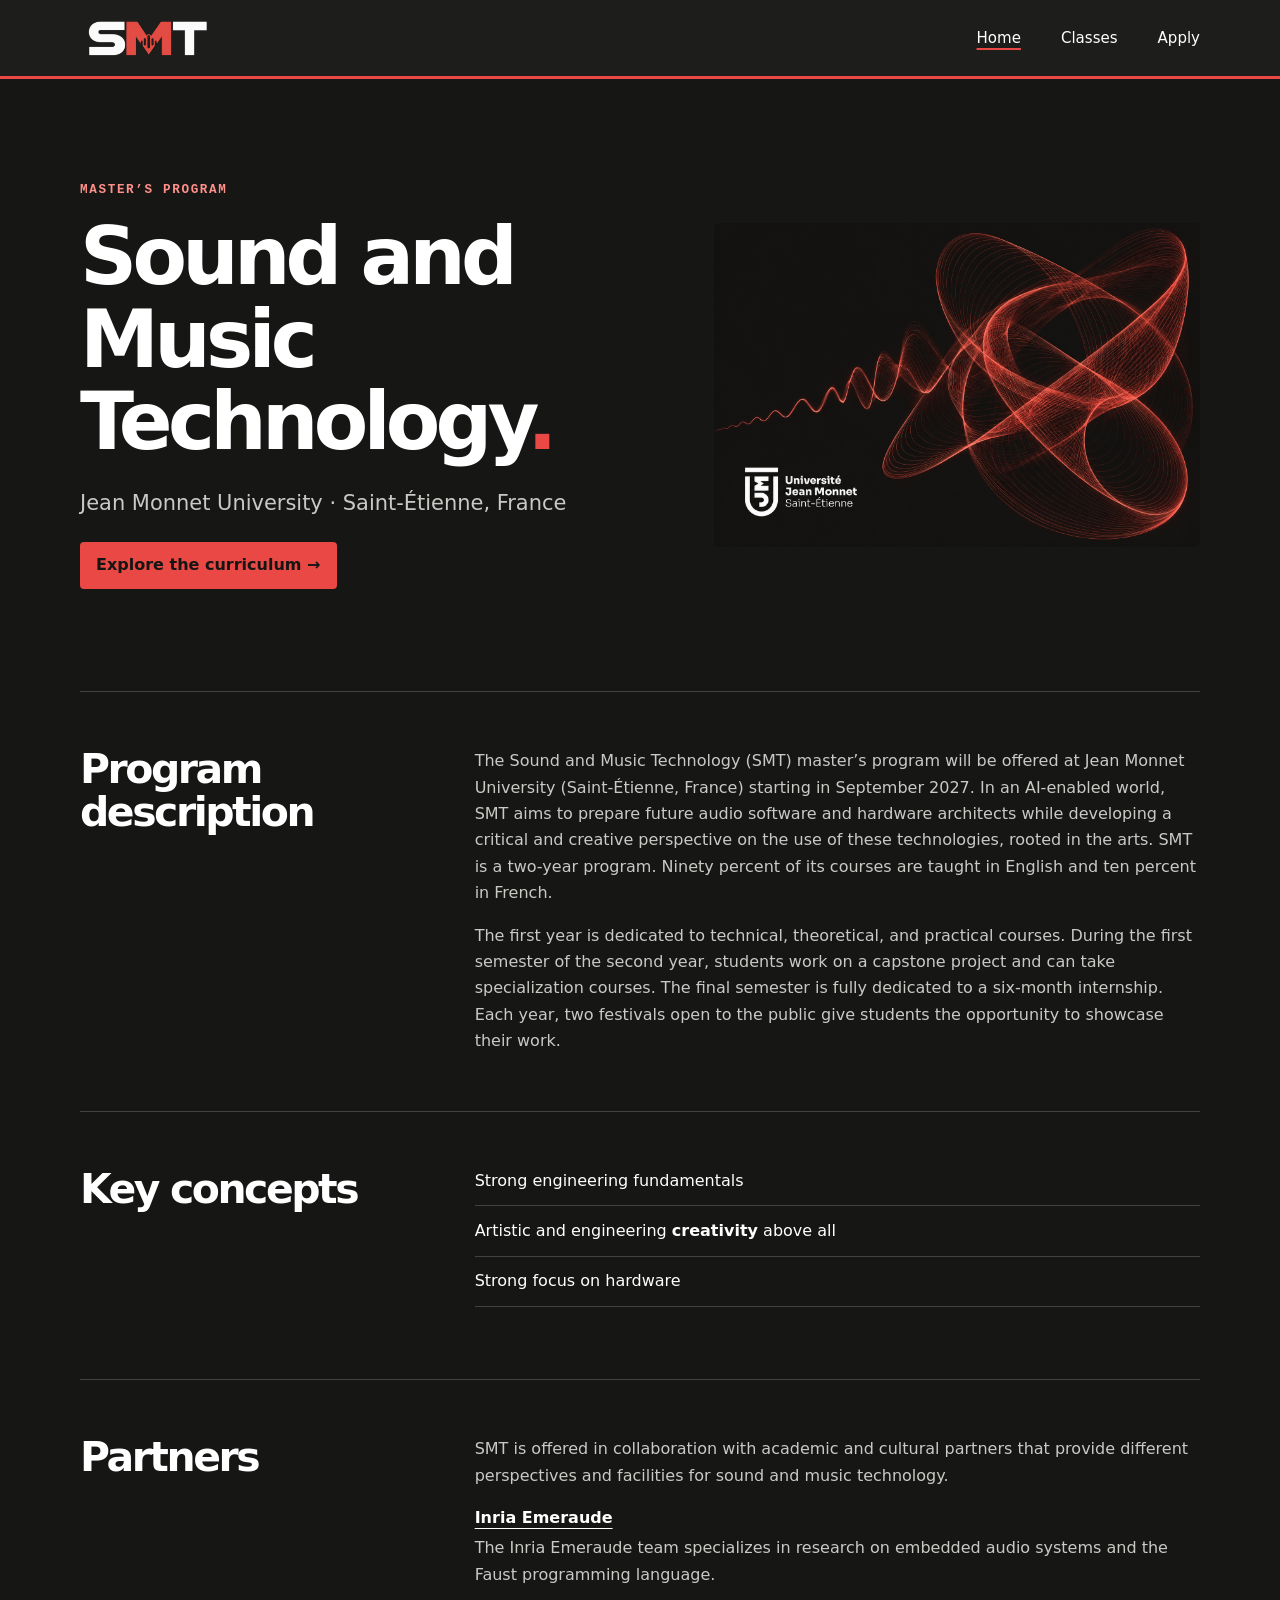
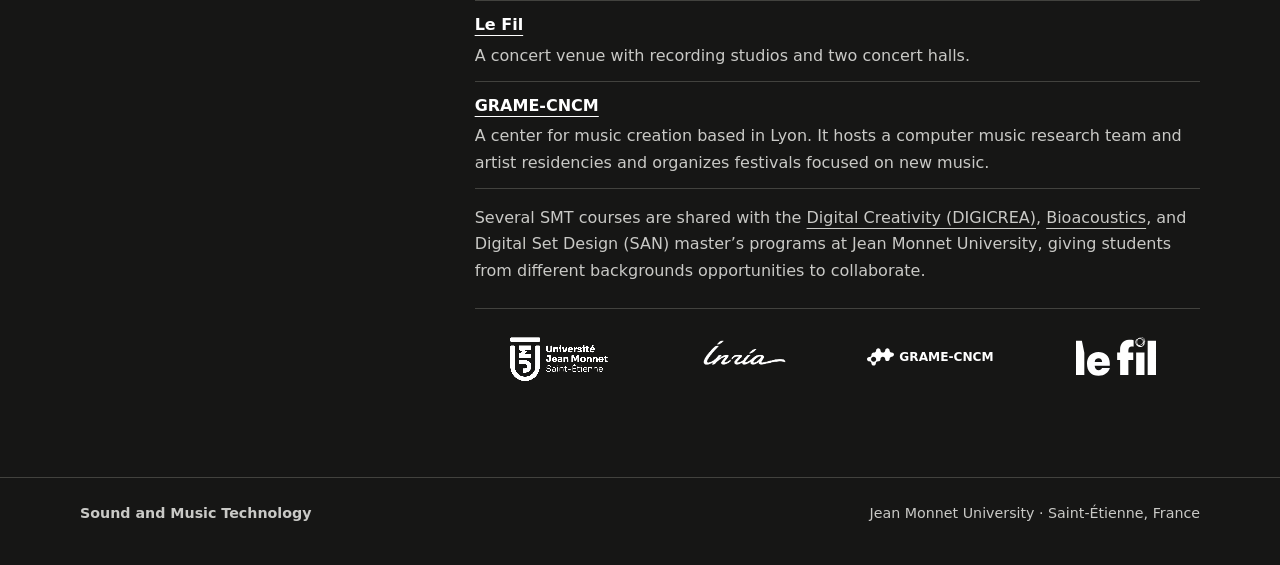
<file: docs/index.html>
<!doctype html>
<html lang="en">
<head>
<meta charset="utf-8">
<meta name="viewport" content="width=device-width, initial-scale=1">
<meta name="description" content="Explore the Sound and Music Technology master’s program at Jean Monnet University in Saint-Étienne.">
<title>Home | Sound and Music Technology</title>
<link rel="stylesheet" href="style.css">
</head>
<body>
<a class="skip" href="#main">Skip to content</a>
<header><div class="shell mast"><a class="logo" href="index.html" aria-label="Sound and Music Technology home"><img src="smt-logo.png" alt="" width="2172" height="724"></a><nav aria-label="Main navigation"><a href="index.html" aria-current="page">Home</a><a href="classes.html">Classes</a><a href="application.html">Apply</a></nav></div></header>
<main id="main" class="shell">
<section class="hero">
<div><p class="eyebrow">MASTER’S PROGRAM</p>
<h1>Sound and<br>Music Technology<span>.</span></h1>
<p class="intro">Jean Monnet University · Saint-Étienne, France</p>
<a class="button" href="classes.html">Explore the curriculum →</a>
</div>
<img class="hero-art" src="ujm-oscilloscope.png" width="1536" height="1024" alt="Red oscilloscope trace looping above the Université Jean Monnet Saint-Étienne logo">
</section>
<section class="split"><h2>Program description</h2><div>
<p>The Sound and Music Technology (SMT) master’s program will be offered at Jean Monnet University (Saint-Étienne, France) starting in September 2027. In an AI-enabled world, SMT aims to prepare future audio software and hardware architects while developing a critical and creative perspective on the use of these technologies, rooted in the arts. SMT is a two-year program. Ninety percent of its courses are taught in English and ten percent in French.</p>
<p>The first year is dedicated to technical, theoretical, and practical courses. During the first semester of the second year, students work on a capstone project and can take specialization courses. The final semester is fully dedicated to a six-month internship. Each year, two festivals open to the public give students the opportunity to showcase their work.</p>
</div></section>
<section class="split"><h2>Key concepts</h2><div>
<ul class="courses"><li>Strong engineering fundamentals</li><li>Artistic and engineering <strong>creativity</strong> above all</li><li>Strong focus on hardware</li></ul>
</div></section>
<section class="split"><h2>Partners</h2><div>
<p>SMT is offered in collaboration with academic and cultural partners that provide different perspectives and facilities for sound and music technology.</p>
<ul class="partners">
<li><strong><a href="https://team.inria.fr/emeraude/">Inria Emeraude</a></strong><p>The Inria Emeraude team specializes in research on embedded audio systems and the Faust programming language.</p></li>
<li><strong><a href="https://www.le-fil.com/">Le Fil</a></strong><p>A concert venue with recording studios and two concert halls.</p></li>
<li><strong><a href="https://www.grame.fr/">GRAME-CNCM</a></strong><p>A center for music creation based in Lyon. It hosts a computer music research team and artist residencies and organizes festivals focused on new music.</p></li>
</ul>
<p>Several SMT courses are shared with the <a href="https://master-digicrea.univ-st-etienne.fr/en/index.html">Digital Creativity (DIGICREA)</a>, <a href="https://www.univ-st-etienne.fr/fr/formation/master-XB/master-XB/master-sciences-du-vivant-parcours-bioacoustics-KV0XEOBR.html">Bioacoustics</a>, and Digital Set Design (SAN) master’s programs at Jean Monnet University, giving students from different backgrounds opportunities to collaborate.</p>
<ul class="partner-logos" aria-label="Partner logos">
<li><a href="https://www.univ-st-etienne.fr/fr/index.html"><img class="ujm-logo" src="partners/ujm.png" alt="Université Jean Monnet Saint-Étienne"></a></li>
<li><a href="https://team.inria.fr/emeraude/"><img src="partners/inria.png" alt="Inria"></a></li>
<li><a class="grame-logo" href="https://www.grame.fr/"><img src="partners/grame.svg" alt=""><span>GRAME<span class="grame-cncm">-CNCM</span></span></a></li>
<li><a href="https://www.le-fil.com/"><img src="partners/le-fil.svg" alt="Le Fil"></a></li>
</ul>
</div></section>
</main>
<footer><div class="shell"><strong>Sound and Music Technology</strong><span>Jean Monnet University · Saint-Étienne, France</span></div></footer>
</body>
</html>
</file>
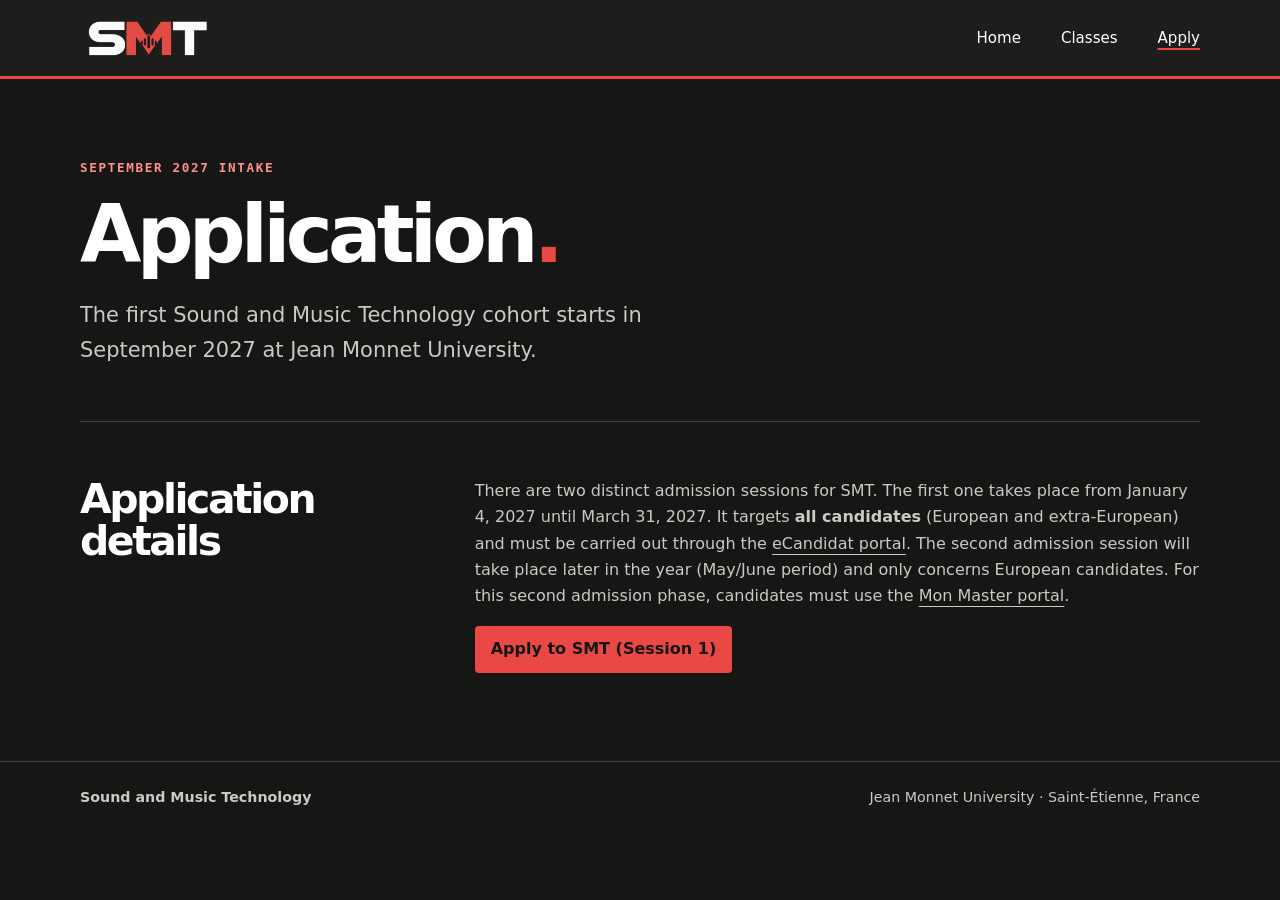
<file: docs/application.html>
<!doctype html>
<html lang="en">
<head>
<meta charset="utf-8">
<meta name="viewport" content="width=device-width, initial-scale=1">
<meta name="description" content="Explore the Sound and Music Technology master’s program at Jean Monnet University in Saint-Étienne.">
<title>Application | Sound and Music Technology</title>
<link rel="stylesheet" href="style.css">
</head>
<body>
<a class="skip" href="#main">Skip to content</a>
<header><div class="shell mast"><a class="logo" href="index.html" aria-label="Sound and Music Technology home"><img src="smt-logo.png" alt="" width="2172" height="724"></a><nav aria-label="Main navigation"><a href="index.html">Home</a><a href="classes.html">Classes</a><a href="application.html" aria-current="page">Apply</a></nav></div></header>
<main id="main" class="shell">
<section class="heading"><p class="eyebrow">SEPTEMBER 2027 INTAKE</p><h1>Application<span>.</span></h1><p class="intro">The first Sound and Music Technology cohort starts in September 2027 at Jean Monnet University.</p></section>
<section class="split"><h2>Application details</h2><div>
<p>There are two distinct admission sessions for SMT. The first one takes place from January 4, 2027 until March 31, 2027. It targets <b>all candidates</b> (European and extra-European) and must be carried out through the <a href="TODO">eCandidat portal</a>. The second admission session will take place later in the year (May/June period) and only concerns European candidates. For this second admission phase, candidates must use the <a href="TODO">Mon Master portal</a>.</p>
<p><a class="button" href="TODO">Apply to SMT (Session 1)</a></p>
</div></section>
</main>
<footer><div class="shell"><strong>Sound and Music Technology</strong><span>Jean Monnet University · Saint-Étienne, France</span></div></footer>
</body>
</html>
</file>
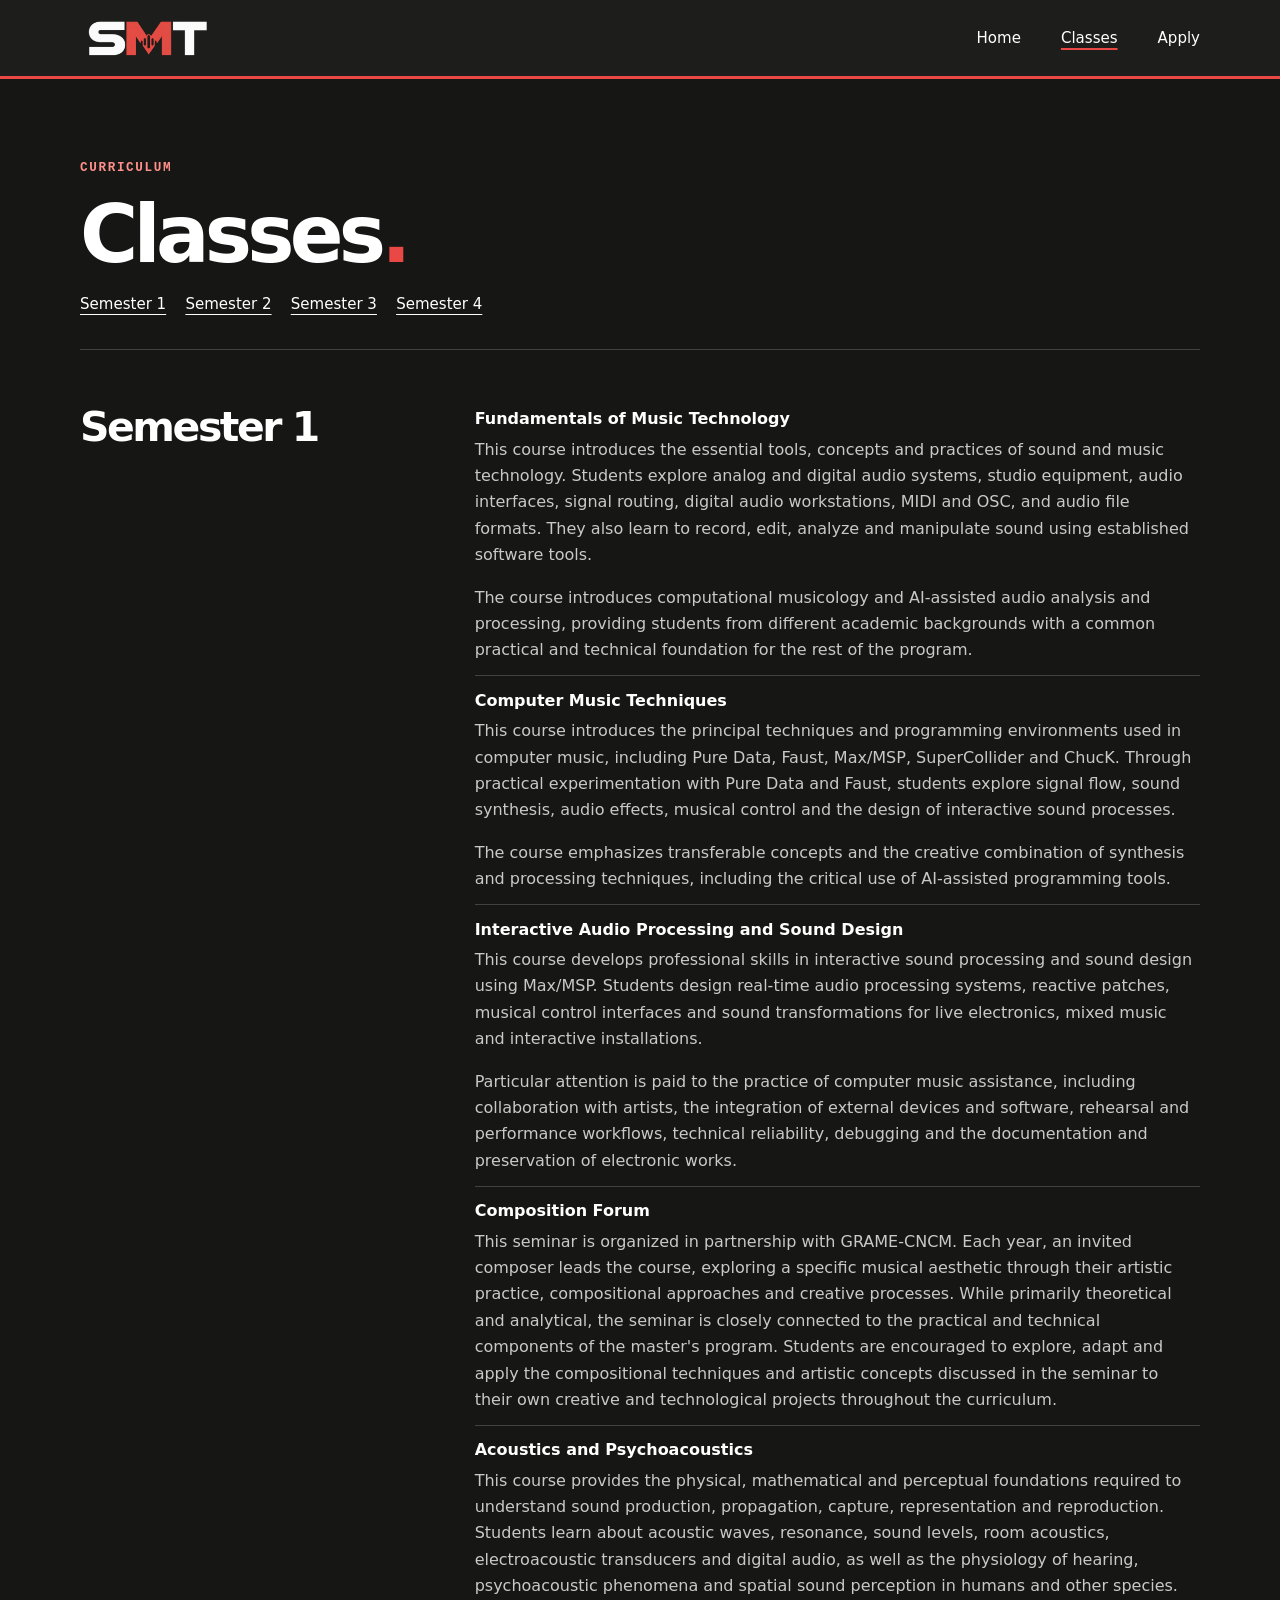
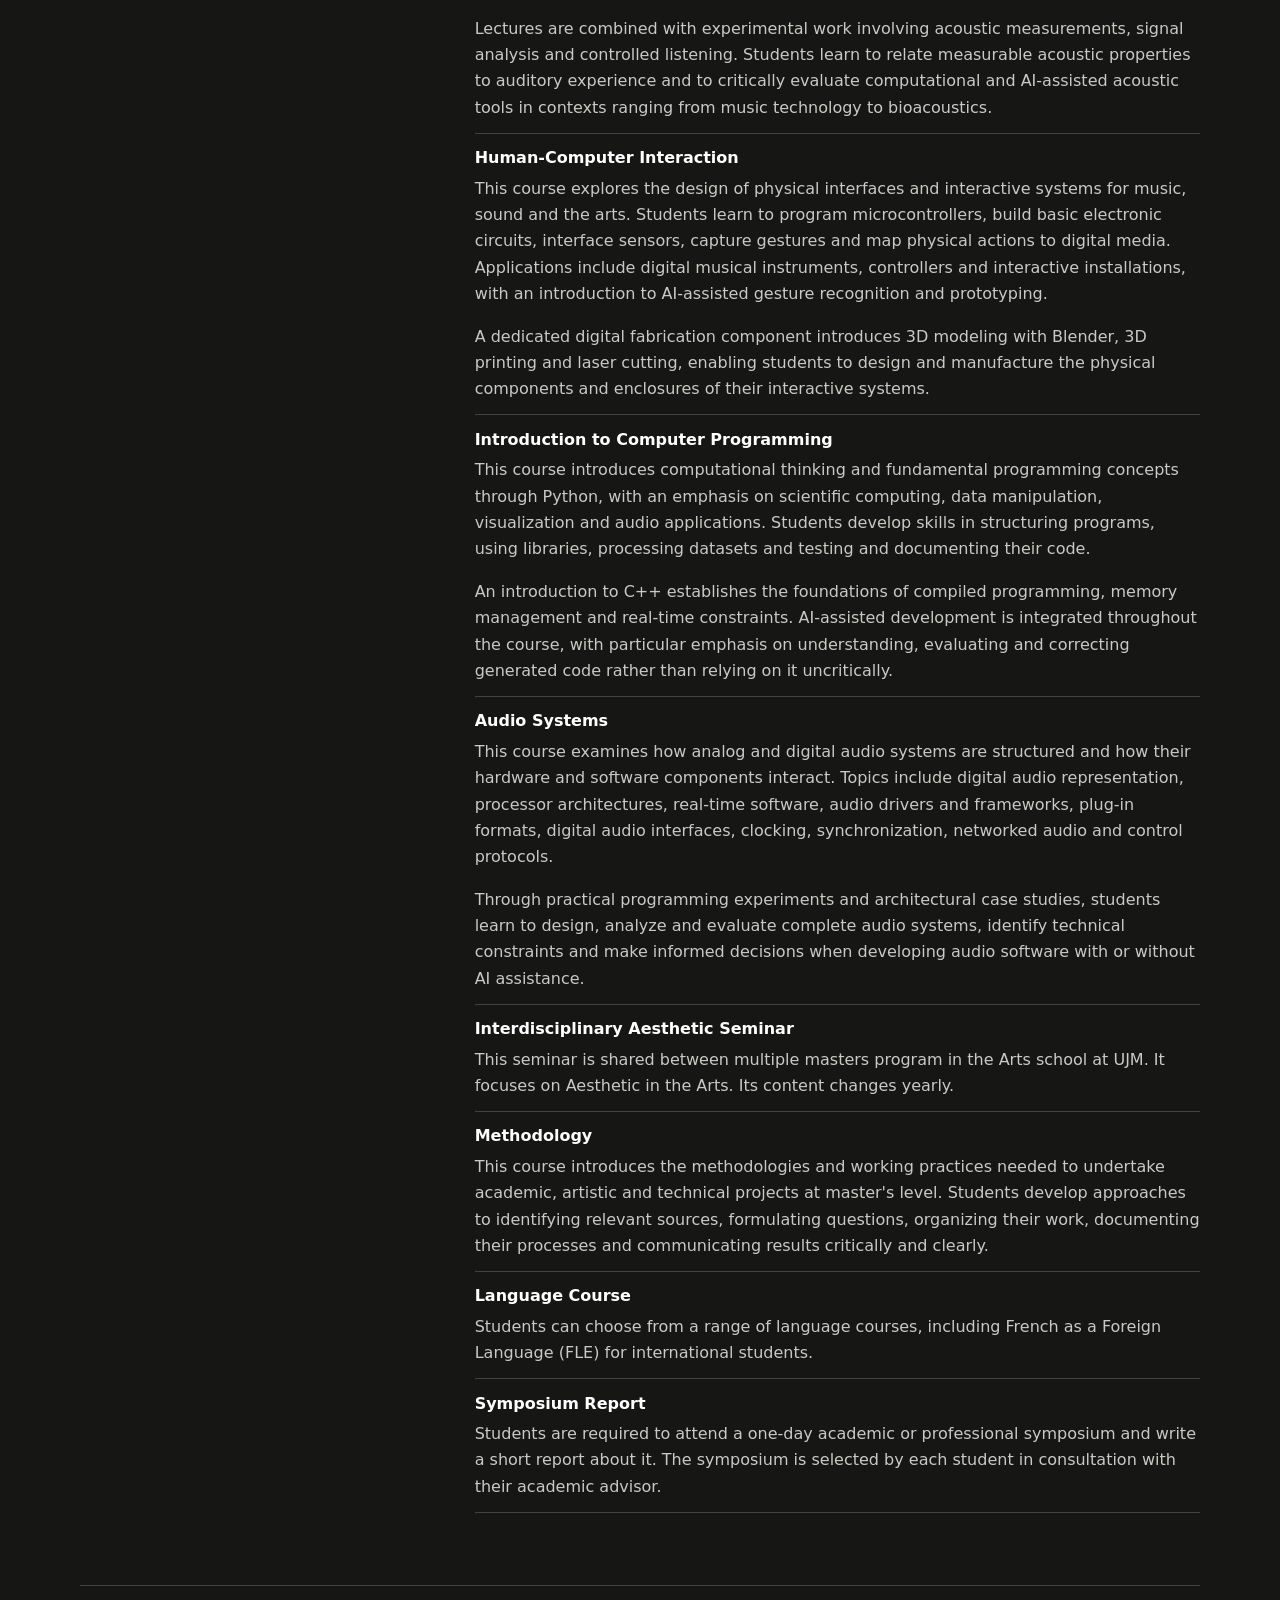
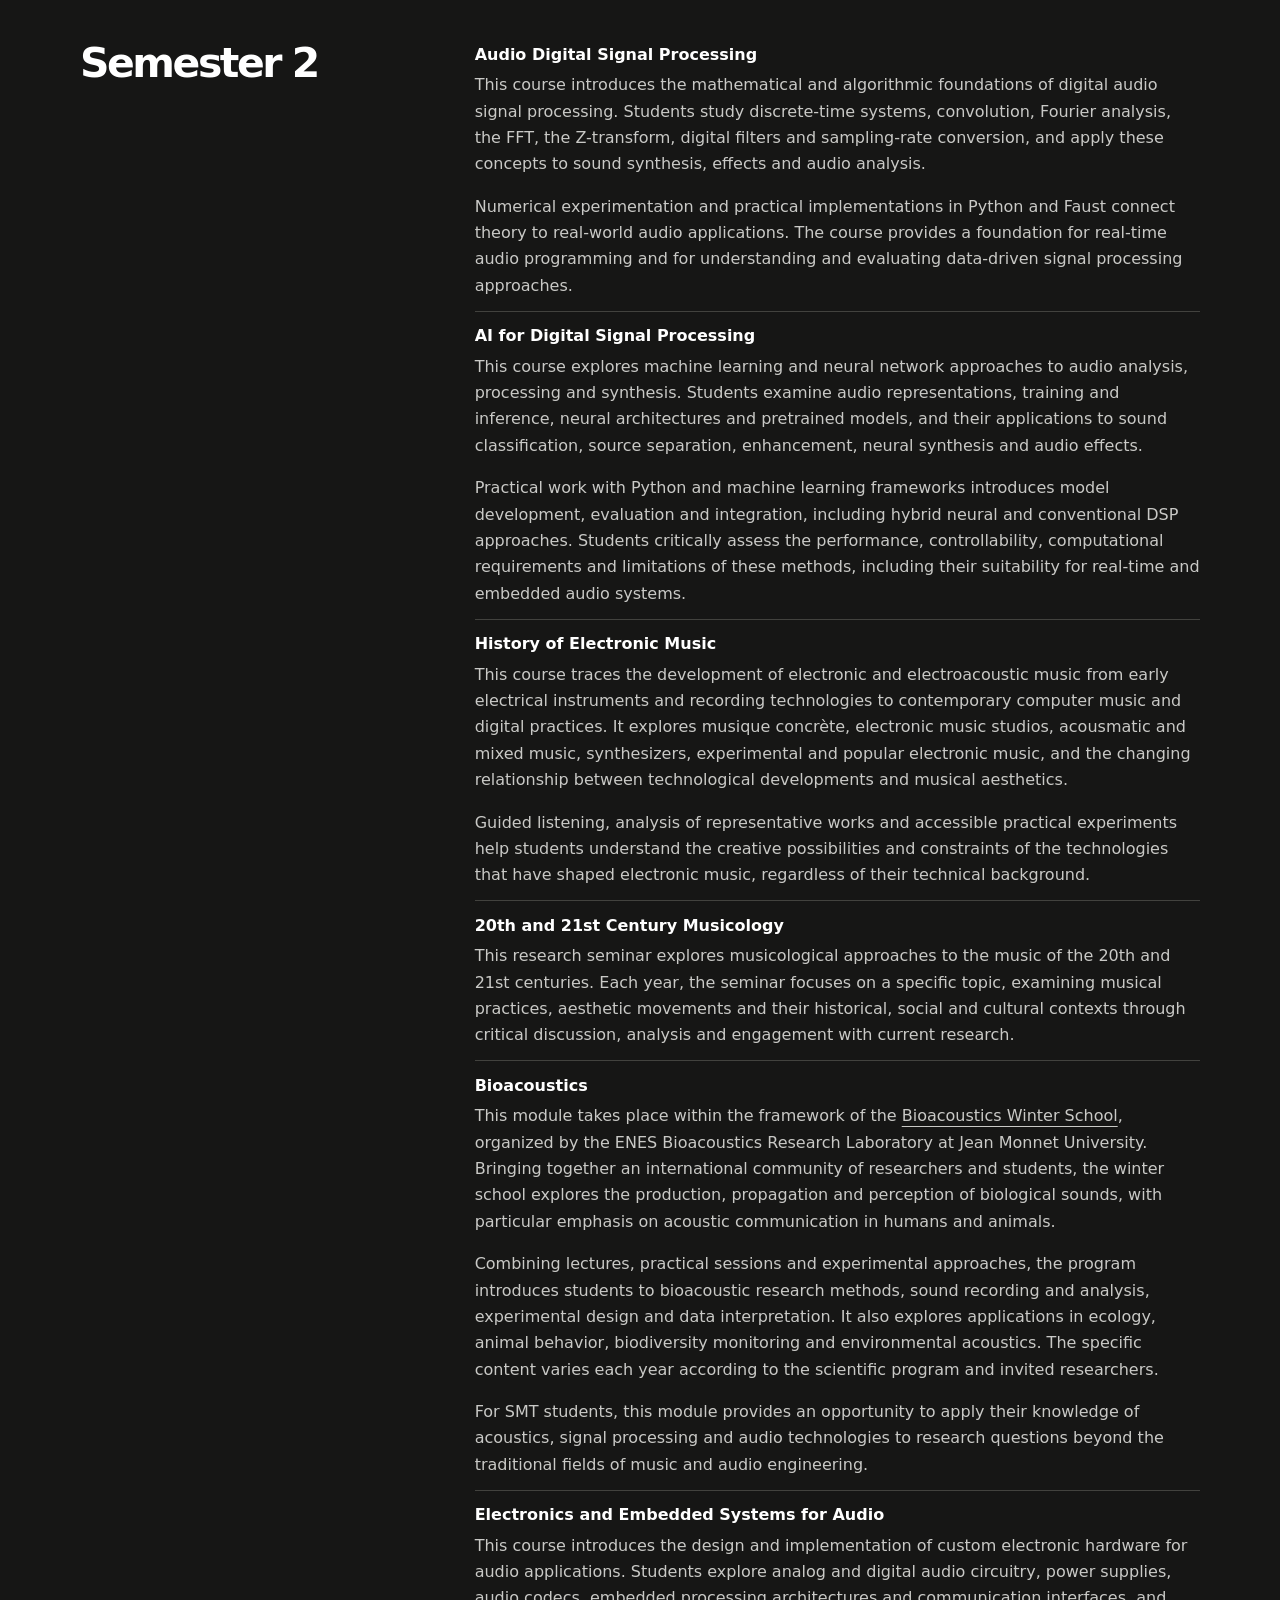
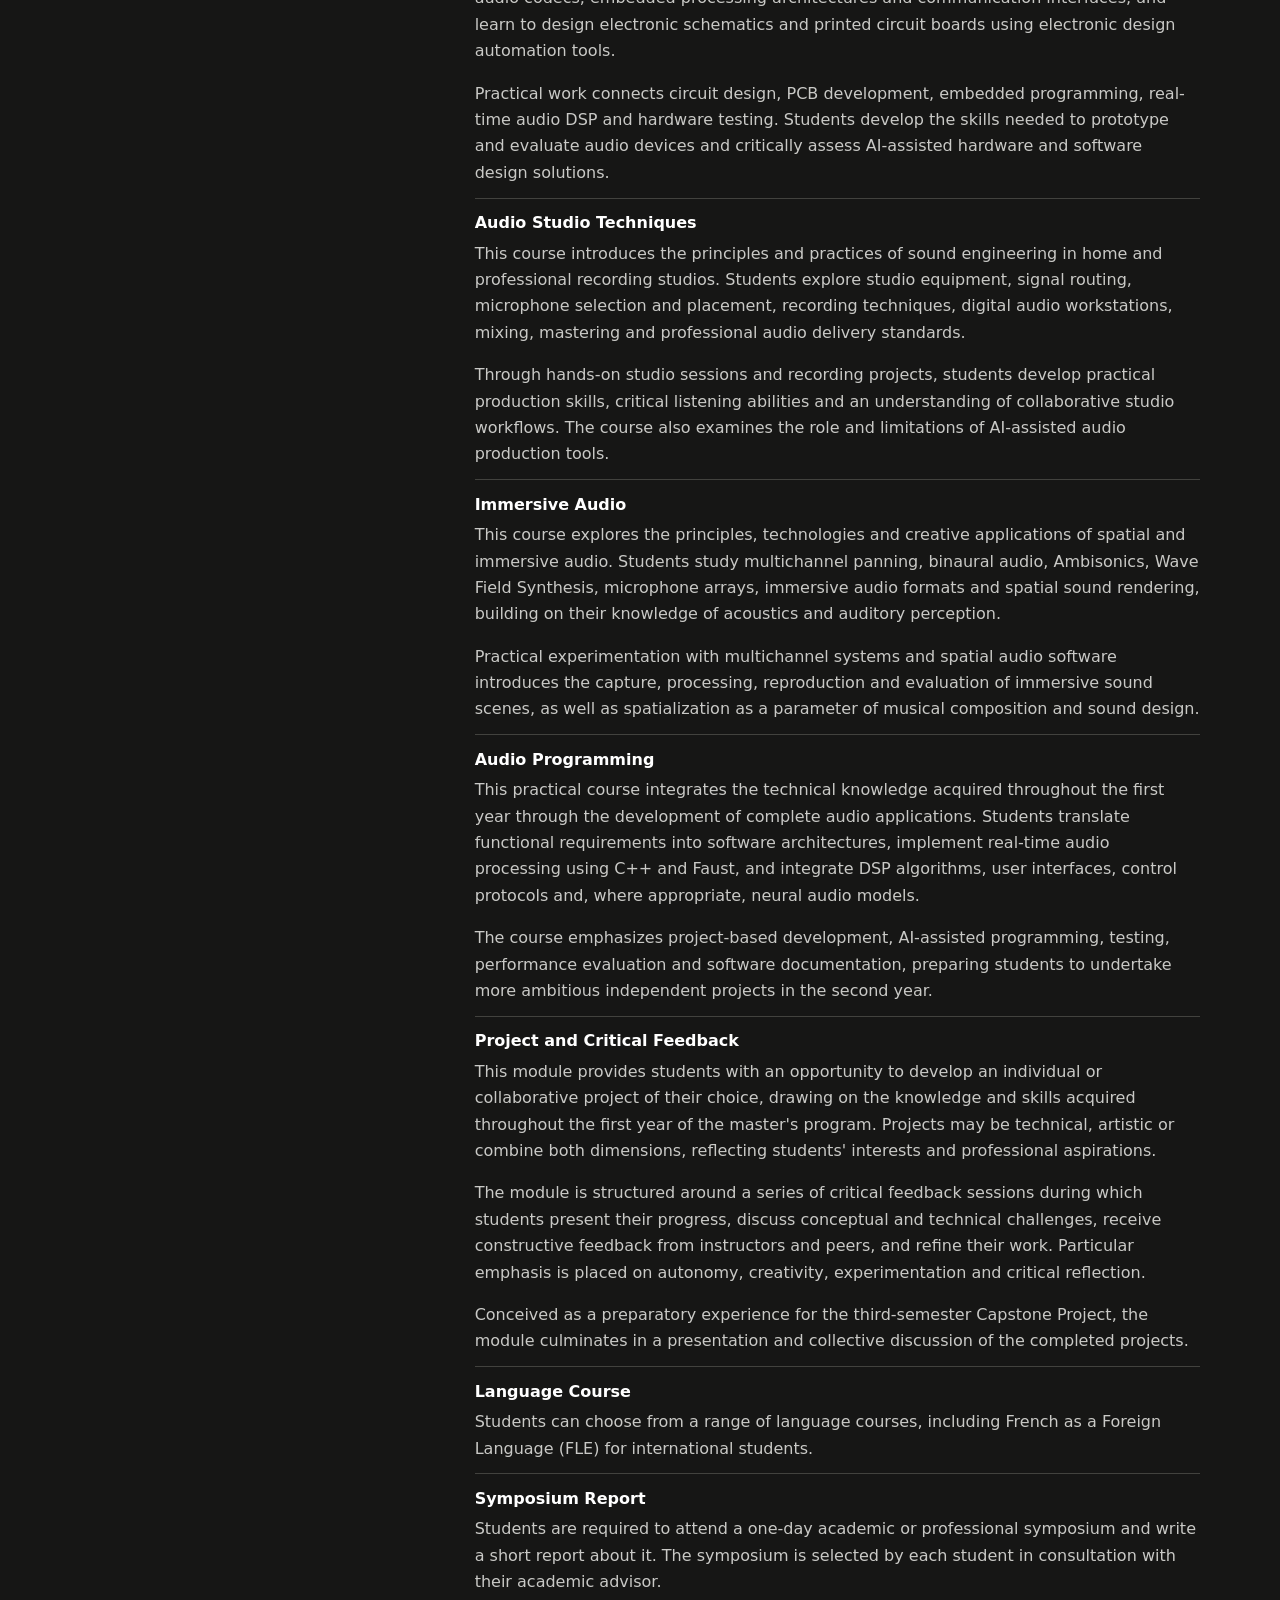
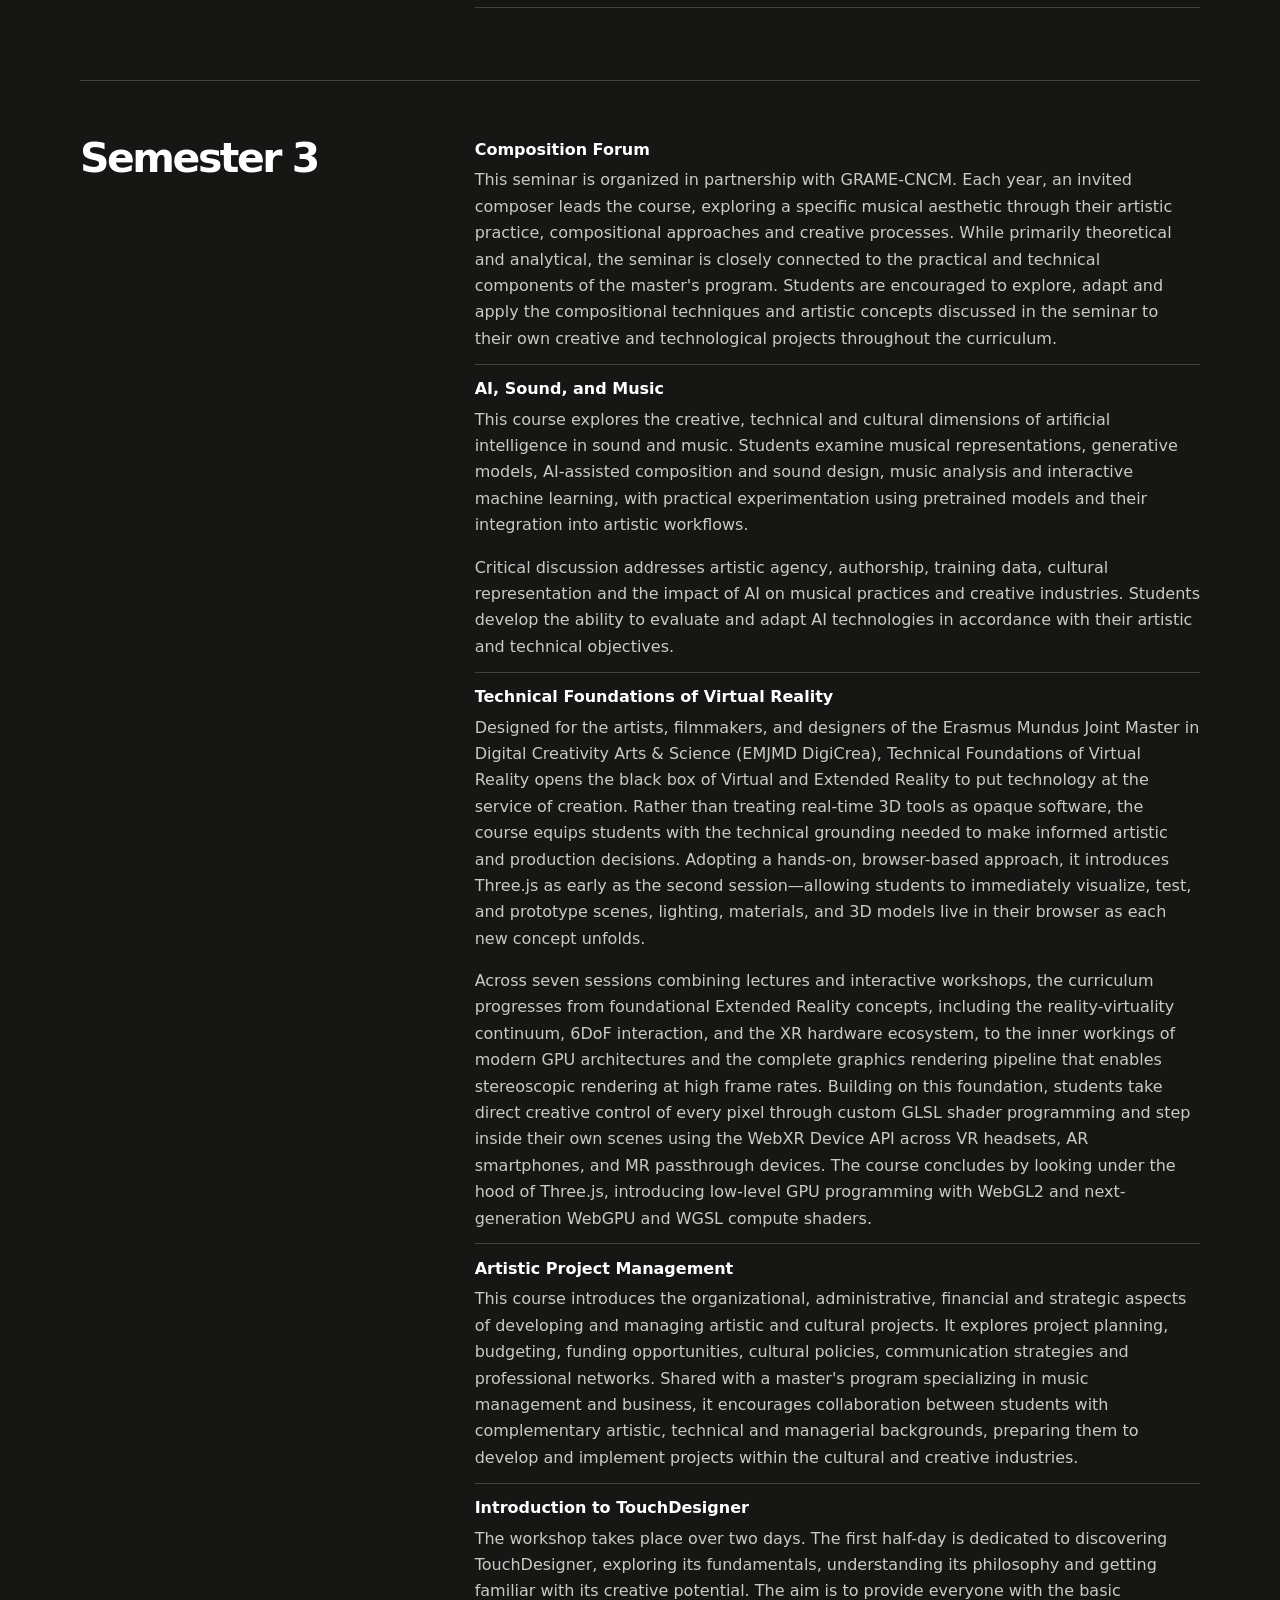
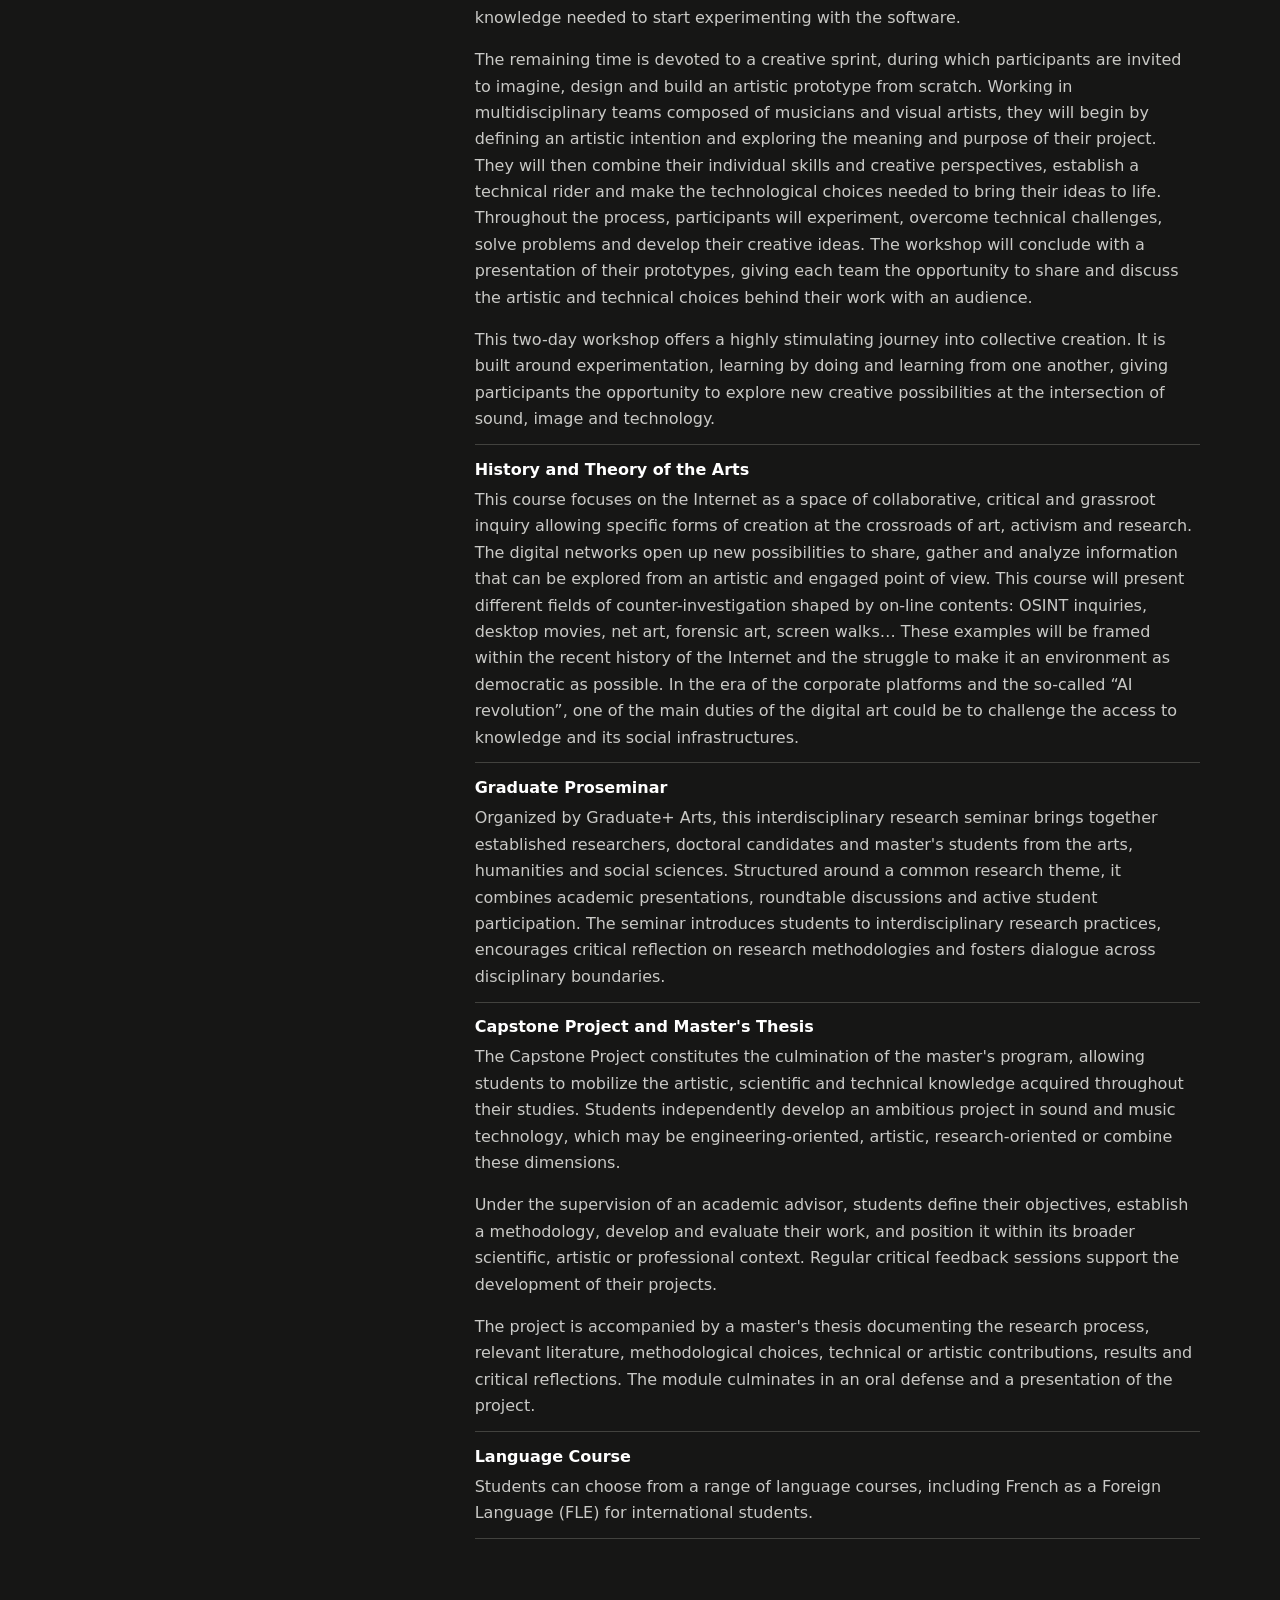
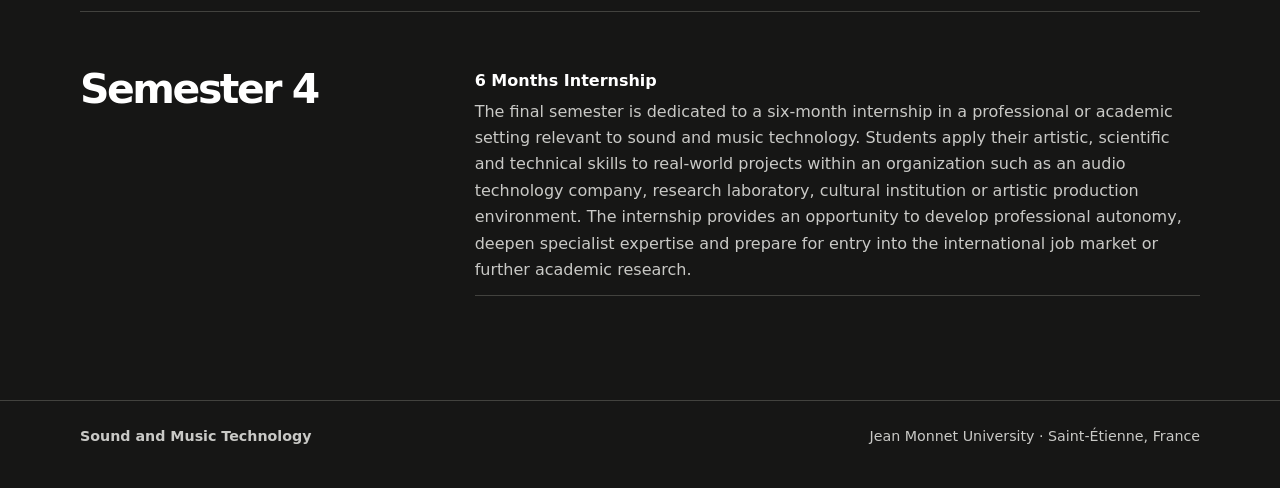
<file: docs/classes.html>
<!doctype html>
<html lang="en">
<head>
<meta charset="utf-8">
<meta name="viewport" content="width=device-width, initial-scale=1">
<meta name="description" content="Explore the Sound and Music Technology master’s program at Jean Monnet University in Saint-Étienne.">
<title>Classes | Sound and Music Technology</title>
<link rel="stylesheet" href="style.css">
</head>
<body>
<a class="skip" href="#main">Skip to content</a>
<header><div class="shell mast"><a class="logo" href="index.html" aria-label="Sound and Music Technology home"><img src="smt-logo.png" alt="" width="2172" height="724"></a><nav aria-label="Main navigation"><a href="index.html">Home</a><a href="classes.html" aria-current="page">Classes</a><a href="application.html">Apply</a></nav></div></header>
<main id="main" class="shell"><section class="heading"><p class="eyebrow">CURRICULUM</p><h1>Classes<span>.</span></h1><p></p><nav class="jumps" aria-label="Jump to semester"><a href="#semester-1">Semester 1</a> <a href="#semester-2">Semester 2</a> <a href="#semester-3">Semester 3</a> <a href="#semester-4">Semester 4</a></nav></section><section class="split" id="semester-1">
<h2>Semester 1</h2>
<div><ul class="courses">
  <li>
    <strong>Fundamentals of Music Technology</strong>
    <p>This course introduces the essential tools, concepts and practices of sound and music technology. Students explore analog and digital audio systems, studio equipment, audio interfaces, signal routing, digital audio workstations, MIDI and OSC, and audio file formats. They also learn to record, edit, analyze and manipulate sound using established software tools.</p>
    <p>The course introduces computational musicology and AI-assisted audio analysis and processing, providing students from different academic backgrounds with a common practical and technical foundation for the rest of the program.</p>
  </li>
  <li>
    <strong>Computer Music Techniques</strong>
    <p>This course introduces the principal techniques and programming environments used in computer music, including Pure Data, Faust, Max/MSP, SuperCollider and ChucK. Through practical experimentation with Pure Data and Faust, students explore signal flow, sound synthesis, audio effects, musical control and the design of interactive sound processes.</p>
    <p>The course emphasizes transferable concepts and the creative combination of synthesis and processing techniques, including the critical use of AI-assisted programming tools.</p>
  </li>
  <li>
    <strong>Interactive Audio Processing and Sound Design</strong>
    <p>This course develops professional skills in interactive sound processing and sound design using Max/MSP. Students design real-time audio processing systems, reactive patches, musical control interfaces and sound transformations for live electronics, mixed music and interactive installations.</p>
    <p>Particular attention is paid to the practice of computer music assistance, including collaboration with artists, the integration of external devices and software, rehearsal and performance workflows, technical reliability, debugging and the documentation and preservation of electronic works.</p>
  </li>
  <li>
    <strong>Composition Forum</strong>
    <p>This seminar is organized in partnership with GRAME-CNCM. Each year, an invited composer leads the course, exploring a specific musical aesthetic through their artistic practice, compositional approaches and creative processes. While primarily theoretical and analytical, the seminar is closely connected to the practical and technical components of the master's program. Students are encouraged to explore, adapt and apply the compositional techniques and artistic concepts discussed in the seminar to their own creative and technological projects throughout the curriculum.</p>
  </li>
  <li>
    <strong>Acoustics and Psychoacoustics</strong>
    <p>This course provides the physical, mathematical and perceptual foundations required to understand sound production, propagation, capture, representation and reproduction. Students learn about acoustic waves, resonance, sound levels, room acoustics, electroacoustic transducers and digital audio, as well as the physiology of hearing, psychoacoustic phenomena and spatial sound perception in humans and other species.</p>
    <p>Lectures are combined with experimental work involving acoustic measurements, signal analysis and controlled listening. Students learn to relate measurable acoustic properties to auditory experience and to critically evaluate computational and AI-assisted acoustic tools in contexts ranging from music technology to bioacoustics.</p>
  </li>
  <li>
    <strong>Human-Computer Interaction</strong>
    <p>This course explores the design of physical interfaces and interactive systems for music, sound and the arts. Students learn to program microcontrollers, build basic electronic circuits, interface sensors, capture gestures and map physical actions to digital media. Applications include digital musical instruments, controllers and interactive installations, with an introduction to AI-assisted gesture recognition and prototyping.</p>
    <p>A dedicated digital fabrication component introduces 3D modeling with Blender, 3D printing and laser cutting, enabling students to design and manufacture the physical components and enclosures of their interactive systems.</p>
  </li>
  <li>
    <strong>Introduction to Computer Programming</strong>
    <p>This course introduces computational thinking and fundamental programming concepts through Python, with an emphasis on scientific computing, data manipulation, visualization and audio applications. Students develop skills in structuring programs, using libraries, processing datasets and testing and documenting their code.</p>
    <p>An introduction to C++ establishes the foundations of compiled programming, memory management and real-time constraints. AI-assisted development is integrated throughout the course, with particular emphasis on understanding, evaluating and correcting generated code rather than relying on it uncritically.</p>
  </li>
  <li>
    <strong>Audio Systems</strong>
    <p>This course examines how analog and digital audio systems are structured and how their hardware and software components interact. Topics include digital audio representation, processor architectures, real-time software, audio drivers and frameworks, plug-in formats, digital audio interfaces, clocking, synchronization, networked audio and control protocols.</p>
    <p>Through practical programming experiments and architectural case studies, students learn to design, analyze and evaluate complete audio systems, identify technical constraints and make informed decisions when developing audio software with or without AI assistance.</p>
  </li>
  <li>
    <strong>Interdisciplinary Aesthetic Seminar</strong>
    <p>This seminar is shared between multiple masters program in the Arts school at UJM. It focuses on Aesthetic in the Arts. Its content changes yearly.</p>
  </li>
  <li>
    <strong>Methodology</strong>
    <p>This course introduces the methodologies and working practices needed to undertake academic, artistic and technical projects at master's level. Students develop approaches to identifying relevant sources, formulating questions, organizing their work, documenting their processes and communicating results critically and clearly.</p>
  </li>
  <li>
    <strong>Language Course</strong>
    <p>Students can choose from a range of language courses, including French as a Foreign Language (FLE) for international students.</p>
  </li>
  <li>
    <strong>Symposium Report</strong>
    <p>Students are required to attend a one-day academic or professional symposium and write a short report about it. The symposium is selected by each student in consultation with their academic advisor.</p>
  </li>
</ul></div>
</section>
<section class="split" id="semester-2">
<h2>Semester 2</h2>
<div><ul class="courses">
  <li>
    <strong>Audio Digital Signal Processing</strong>
    <p>This course introduces the mathematical and algorithmic foundations of digital audio signal processing. Students study discrete-time systems, convolution, Fourier analysis, the FFT, the Z-transform, digital filters and sampling-rate conversion, and apply these concepts to sound synthesis, effects and audio analysis.</p>
    <p>Numerical experimentation and practical implementations in Python and Faust connect theory to real-world audio applications. The course provides a foundation for real-time audio programming and for understanding and evaluating data-driven signal processing approaches.</p>
  </li>
  <li>
    <strong>AI for Digital Signal Processing</strong>
    <p>This course explores machine learning and neural network approaches to audio analysis, processing and synthesis. Students examine audio representations, training and inference, neural architectures and pretrained models, and their applications to sound classification, source separation, enhancement, neural synthesis and audio effects.</p>
    <p>Practical work with Python and machine learning frameworks introduces model development, evaluation and integration, including hybrid neural and conventional DSP approaches. Students critically assess the performance, controllability, computational requirements and limitations of these methods, including their suitability for real-time and embedded audio systems.</p>
  </li>
  <li>
    <strong>History of Electronic Music</strong>
    <p>This course traces the development of electronic and electroacoustic music from early electrical instruments and recording technologies to contemporary computer music and digital practices. It explores musique concrète, electronic music studios, acousmatic and mixed music, synthesizers, experimental and popular electronic music, and the changing relationship between technological developments and musical aesthetics.</p>
    <p>Guided listening, analysis of representative works and accessible practical experiments help students understand the creative possibilities and constraints of the technologies that have shaped electronic music, regardless of their technical background.</p>
  </li>
  <li>
    <strong>20th and 21st Century Musicology</strong>
    <p>This research seminar explores musicological approaches to the music of the 20th and 21st centuries. Each year, the seminar focuses on a specific topic, examining musical practices, aesthetic movements and their historical, social and cultural contexts through critical discussion, analysis and engagement with current research.</p>
  </li>
  <li>
    <strong>Bioacoustics</strong>
    <p>This module takes place within the framework of the <a href="https://www.eneslab.com/bioacoustic-winter-school">Bioacoustics Winter School</a>, organized by the ENES Bioacoustics Research Laboratory at Jean Monnet University. Bringing together an international community of researchers and students, the winter school explores the production, propagation and perception of biological sounds, with particular emphasis on acoustic communication in humans and animals.</p>
    <p>Combining lectures, practical sessions and experimental approaches, the program introduces students to bioacoustic research methods, sound recording and analysis, experimental design and data interpretation. It also explores applications in ecology, animal behavior, biodiversity monitoring and environmental acoustics. The specific content varies each year according to the scientific program and invited researchers.</p>
    <p>For SMT students, this module provides an opportunity to apply their knowledge of acoustics, signal processing and audio technologies to research questions beyond the traditional fields of music and audio engineering.</p>
  </li>
  <li>
    <strong>Electronics and Embedded Systems for Audio</strong>
    <p>This course introduces the design and implementation of custom electronic hardware for audio applications. Students explore analog and digital audio circuitry, power supplies, audio codecs, embedded processing architectures and communication interfaces, and learn to design electronic schematics and printed circuit boards using electronic design automation tools.</p>
    <p>Practical work connects circuit design, PCB development, embedded programming, real-time audio DSP and hardware testing. Students develop the skills needed to prototype and evaluate audio devices and critically assess AI-assisted hardware and software design solutions.</p>
  </li>
  <li>
    <strong>Audio Studio Techniques</strong>
    <p>This course introduces the principles and practices of sound engineering in home and professional recording studios. Students explore studio equipment, signal routing, microphone selection and placement, recording techniques, digital audio workstations, mixing, mastering and professional audio delivery standards.</p>
    <p>Through hands-on studio sessions and recording projects, students develop practical production skills, critical listening abilities and an understanding of collaborative studio workflows. The course also examines the role and limitations of AI-assisted audio production tools.</p>
  </li>
  <li>
    <strong>Immersive Audio</strong>
    <p>This course explores the principles, technologies and creative applications of spatial and immersive audio. Students study multichannel panning, binaural audio, Ambisonics, Wave Field Synthesis, microphone arrays, immersive audio formats and spatial sound rendering, building on their knowledge of acoustics and auditory perception.</p>
    <p>Practical experimentation with multichannel systems and spatial audio software introduces the capture, processing, reproduction and evaluation of immersive sound scenes, as well as spatialization as a parameter of musical composition and sound design.</p>
  </li>
  <li>
    <strong>Audio Programming</strong>
    <p>This practical course integrates the technical knowledge acquired throughout the first year through the development of complete audio applications. Students translate functional requirements into software architectures, implement real-time audio processing using C++ and Faust, and integrate DSP algorithms, user interfaces, control protocols and, where appropriate, neural audio models.</p>
    <p>The course emphasizes project-based development, AI-assisted programming, testing, performance evaluation and software documentation, preparing students to undertake more ambitious independent projects in the second year.</p>
  </li>
  <li>
    <strong>Project and Critical Feedback</strong>
    <p>This module provides students with an opportunity to develop an individual or collaborative project of their choice, drawing on the knowledge and skills acquired throughout the first year of the master's program. Projects may be technical, artistic or combine both dimensions, reflecting students' interests and professional aspirations.</p>
    <p>The module is structured around a series of critical feedback sessions during which students present their progress, discuss conceptual and technical challenges, receive constructive feedback from instructors and peers, and refine their work. Particular emphasis is placed on autonomy, creativity, experimentation and critical reflection.</p>
    <p>Conceived as a preparatory experience for the third-semester Capstone Project, the module culminates in a presentation and collective discussion of the completed projects.</p>
  </li>
  <li>
    <strong>Language Course</strong>
    <p>Students can choose from a range of language courses, including French as a Foreign Language (FLE) for international students.</p>
  </li>
  <li>
    <strong>Symposium Report</strong>
    <p>Students are required to attend a one-day academic or professional symposium and write a short report about it. The symposium is selected by each student in consultation with their academic advisor.</p>
  </li>
</ul></div>
</section>
<section class="split" id="semester-3">
<h2>Semester 3</h2>
<div><ul class="courses">
  <li>
    <strong>Composition Forum</strong>
    <p>This seminar is organized in partnership with GRAME-CNCM. Each year, an invited composer leads the course, exploring a specific musical aesthetic through their artistic practice, compositional approaches and creative processes. While primarily theoretical and analytical, the seminar is closely connected to the practical and technical components of the master's program. Students are encouraged to explore, adapt and apply the compositional techniques and artistic concepts discussed in the seminar to their own creative and technological projects throughout the curriculum.</p>
  </li>
  <li>
    <strong>AI, Sound, and Music</strong>
    <p>This course explores the creative, technical and cultural dimensions of artificial intelligence in sound and music. Students examine musical representations, generative models, AI-assisted composition and sound design, music analysis and interactive machine learning, with practical experimentation using pretrained models and their integration into artistic workflows.</p>
    <p>Critical discussion addresses artistic agency, authorship, training data, cultural representation and the impact of AI on musical practices and creative industries. Students develop the ability to evaluate and adapt AI technologies in accordance with their artistic and technical objectives.</p>
  </li>
  <li>
    <strong>Technical Foundations of Virtual Reality</strong>
    <p>Designed for the artists, filmmakers, and designers of the Erasmus Mundus Joint Master in Digital Creativity Arts &amp; Science (EMJMD DigiCrea), Technical Foundations of Virtual Reality opens the black box of Virtual and Extended Reality to put technology at the service of creation. Rather than treating real-time 3D tools as opaque software, the course equips students with the technical grounding needed to make informed artistic and production decisions. Adopting a hands-on, browser-based approach, it introduces Three.js as early as the second session—allowing students to immediately visualize, test, and prototype scenes, lighting, materials, and 3D models live in their browser as each new concept unfolds.</p>
    <p>Across seven sessions combining lectures and interactive workshops, the curriculum progresses from foundational Extended Reality concepts, including the reality-virtuality continuum, 6DoF interaction, and the XR hardware ecosystem, to the inner workings of modern GPU architectures and the complete graphics rendering pipeline that enables stereoscopic rendering at high frame rates. Building on this foundation, students take direct creative control of every pixel through custom GLSL shader programming and step inside their own scenes using the WebXR Device API across VR headsets, AR smartphones, and MR passthrough devices. The course concludes by looking under the hood of Three.js, introducing low-level GPU programming with WebGL2 and next-generation WebGPU and WGSL compute shaders.</p>
  </li>
  <li>
    <strong>Artistic Project Management</strong>
    <p>This course introduces the organizational, administrative, financial and strategic aspects of developing and managing artistic and cultural projects. It explores project planning, budgeting, funding opportunities, cultural policies, communication strategies and professional networks. Shared with a master's program specializing in music management and business, it encourages collaboration between students with complementary artistic, technical and managerial backgrounds, preparing them to develop and implement projects within the cultural and creative industries.</p>
  </li>
  <li>
    <strong>Introduction to TouchDesigner</strong>
    <p>The workshop takes place over two days. The first half-day is dedicated to discovering TouchDesigner, exploring its fundamentals, understanding its philosophy and getting familiar with its creative potential. The aim is to provide everyone with the basic knowledge needed to start experimenting with the software.</p>
    <p>The remaining time is devoted to a creative sprint, during which participants are invited to imagine, design and build an artistic prototype from scratch. Working in multidisciplinary teams composed of musicians and visual artists, they will begin by defining an artistic intention and exploring the meaning and purpose of their project. They will then combine their individual skills and creative perspectives, establish a technical rider and make the technological choices needed to bring their ideas to life. Throughout the process, participants will experiment, overcome technical challenges, solve problems and develop their creative ideas. The workshop will conclude with a presentation of their prototypes, giving each team the opportunity to share and discuss the artistic and technical choices behind their work with an audience.</p>
    <p>This two-day workshop offers a highly stimulating journey into collective creation. It is built around experimentation, learning by doing and learning from one another, giving participants the opportunity to explore new creative possibilities at the intersection of sound, image and technology.</p>
  </li>
  <li>
    <strong>History and Theory of the Arts</strong>
    <p>This course focuses on the Internet as a space of collaborative, critical and grassroot inquiry allowing specific forms of creation at the crossroads of art, activism and research. The digital networks open up new possibilities to share, gather and analyze information that can be explored from an artistic and engaged point of view. This course will present different fields of counter-investigation shaped by on-line contents: OSINT inquiries, desktop movies, net art, forensic art, screen walks… These examples will be framed within the recent history of the Internet and the struggle to make it an environment as democratic as possible. In the era of the corporate platforms and the so-called “AI revolution”, one of the main duties of the digital art could be to challenge the access to knowledge and its social infrastructures.</p>
  </li>
  <li>
    <strong>Graduate Proseminar</strong>
    <p>Organized by Graduate+ Arts, this interdisciplinary research seminar brings together established researchers, doctoral candidates and master's students from the arts, humanities and social sciences. Structured around a common research theme, it combines academic presentations, roundtable discussions and active student participation. The seminar introduces students to interdisciplinary research practices, encourages critical reflection on research methodologies and fosters dialogue across disciplinary boundaries.</p>
  </li>
  <li>
    <strong>Capstone Project and Master's Thesis</strong>
    <p>The Capstone Project constitutes the culmination of the master's program, allowing students to mobilize the artistic, scientific and technical knowledge acquired throughout their studies. Students independently develop an ambitious project in sound and music technology, which may be engineering-oriented, artistic, research-oriented or combine these dimensions.</p>
    <p>Under the supervision of an academic advisor, students define their objectives, establish a methodology, develop and evaluate their work, and position it within its broader scientific, artistic or professional context. Regular critical feedback sessions support the development of their projects.</p>
    <p>The project is accompanied by a master's thesis documenting the research process, relevant literature, methodological choices, technical or artistic contributions, results and critical reflections. The module culminates in an oral defense and a presentation of the project.</p>
  </li>
  <li>
    <strong>Language Course</strong>
    <p>Students can choose from a range of language courses, including French as a Foreign Language (FLE) for international students.</p>
  </li>
</ul></div>
</section>
<section class="split" id="semester-4">
<h2>Semester 4</h2>
<div><ul class="courses">
  <li>
    <strong>6 Months Internship</strong>
    <p>The final semester is dedicated to a six-month internship in a professional or academic setting relevant to sound and music technology. Students apply their artistic, scientific and technical skills to real-world projects within an organization such as an audio technology company, research laboratory, cultural institution or artistic production environment. The internship provides an opportunity to develop professional autonomy, deepen specialist expertise and prepare for entry into the international job market or further academic research.</p>
  </li>
</ul></div>
</section>
</main>
<footer><div class="shell"><strong>Sound and Music Technology</strong><span>Jean Monnet University · Saint-Étienne, France</span></div></footer>
</body>
</html>
</file>
<file: docs/style.css>
:root {
  color-scheme: dark;
  --background: #161615;
  --foreground: #fff;
  --muted: #c9c9c6;
  --accent: #e94845;
  --line: #42423e;
  --link: #ff918a;
  --header: #1d1d1b;
  --on-header: #fff;
  font-family: system-ui, sans-serif;
}
* { box-sizing: border-box; }
body { margin: 0; background: var(--background); color: var(--foreground); line-height: 1.65; }
.shell { width: min(1120px, 90%); margin-inline: auto; }
a { color: inherit; text-underline-offset: .3em; }
a:focus-visible { outline: 2px solid var(--accent); outline-offset: 5px; }
.skip { position: absolute; left: 1rem; top: 1rem; z-index: 1; transform: translateY(-200%); background: var(--background); padding: .5rem; }
.skip:focus { transform: none; }
header { background: var(--header); color: var(--on-header); border-bottom: 3px solid var(--accent); }
.mast { display: flex; justify-content: space-between; align-items: center; gap: 1rem; min-height: 76px; }
.logo { display: block; width: clamp(92px, 14vw, 136px); }
.logo img { display: block; width: 100%; height: 58px; object-fit: contain; }
nav { display: flex; align-items: center; gap: clamp(.8rem, 4vw, 2.5rem); }
nav a { font-size: .94rem; text-decoration: none; }
nav a:hover, nav [aria-current] { color: var(--link); text-decoration: underline; }
header nav a:hover, header nav [aria-current] { color: var(--on-header); text-decoration-color: var(--accent); text-decoration-thickness: 2px; }
.hero { display: grid; grid-template-columns: 1.24fr 1fr; gap: 2rem; align-items: center; padding: clamp(3rem, 8vw, 7rem) 0; }
.eyebrow { color: var(--link); font: 600 .79rem/1.5 ui-monospace, monospace; letter-spacing: .13em; margin: 0 0 1rem; }
h1, h2 { margin: 0; line-height: 1.04; letter-spacing: -.06em; text-wrap: balance; }
h1 { font-size: clamp(2.8rem, 6.2vw, 5.5rem); }
h2 { font-size: clamp(1.65rem, 3.2vw, 2.85rem); }
h1 span { color: var(--accent); }
p { margin: 0 0 1rem; }
.intro { color: var(--muted); max-width: 36rem; margin: 1.35rem 0; font-size: clamp(1.07rem, 2vw, 1.31rem); }
.button { display: inline-block; background: var(--accent); color: #151513; padding: .65rem 1rem; border-radius: .25rem; font-weight: 720; text-decoration: none; }
.button:hover { background: #f16966; }
.split { border-top: 1px solid var(--line); display: grid; grid-template-columns: 1fr 2fr; gap: 2rem; padding: clamp(1.75rem, 5vw, 3.5rem) 0; }
.split p { color: var(--muted); }
.split p:last-child { margin-bottom: 0; }
.partners, .courses { list-style: none; padding: 0; margin: 0 0 1rem; }
.partners li, .courses li { border-bottom: 1px solid var(--line); padding: .72rem 0; }
.partners li:first-child, .courses li:first-child { padding-top: 0; }
.partners p, .courses p { margin-top: .25rem; }
.heading { padding: clamp(2.8rem, 7vw, 5rem) 0 2rem; }
.jumps { flex-wrap: wrap; gap: .65rem 1.2rem; }
.jumps a { text-decoration: underline; }
footer { border-top: 1px solid var(--line); margin-top: 2rem; padding: 1.5rem 0 2.5rem; color: var(--muted); font-size: .89rem; }
footer .shell { display: flex; flex-wrap: wrap; gap: .4rem 1.5rem; justify-content: space-between; }
@media (max-width: 700px) {
  .mast { flex-wrap: wrap; gap: 0 .9rem; padding-bottom: .5rem; }
  .hero, .split { grid-template-columns: 1fr; gap: 1.25rem; }
}

.hero-art { display: block; width: 100%; height: auto; border-radius: .3rem; }
.partner-logos {
  list-style: none;
  display: grid;
  grid-template-columns: repeat(auto-fit, minmax(125px, 1fr));
  gap: 1.1rem;
  margin: 1.5rem 0 0;
  padding: 1rem 0 0;
  border-top: 1px solid var(--line);
}
.partner-logos a {
  display: flex;
  justify-content: center;
  align-items: center;
  gap: .35rem;
  min-height: 64px;
  text-decoration: none;
  isolation: isolate;
}
.partner-logos img { display: block; width: auto; max-width: 100%; max-height: 39px; filter: brightness(0) invert(1); }
.partner-logos .ujm-logo { max-height: 58px; filter: grayscale(1) invert(1) contrast(4); mix-blend-mode: screen; }
.partner-logos a:has(.ujm-logo) { background: var(--background); }
.grame-logo img { max-width: 27px; }
.grame-logo { font-size: .76rem; font-weight: 750; white-space: nowrap; }
</file>
